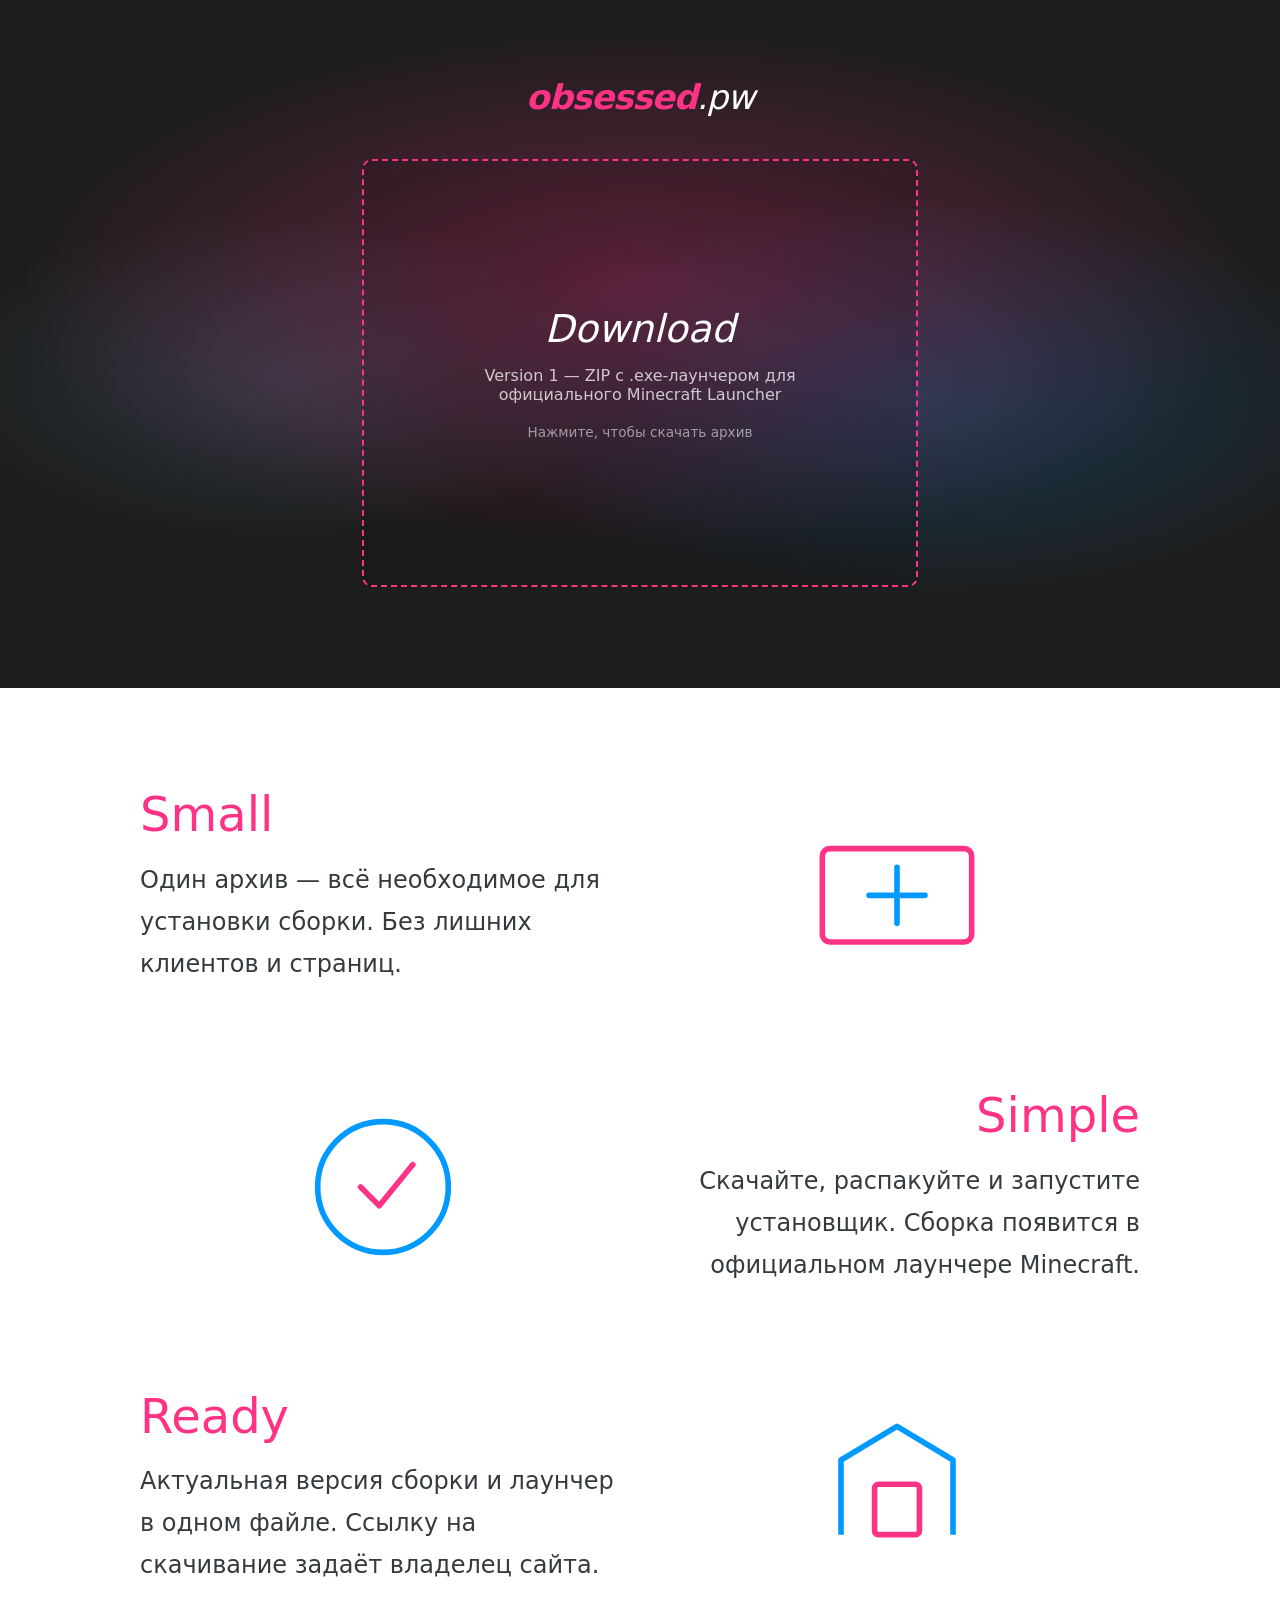
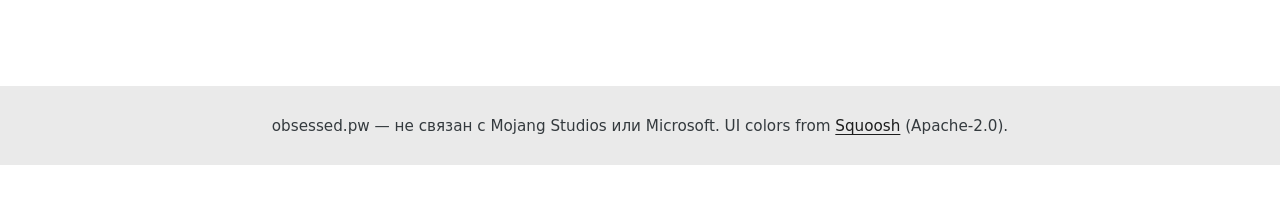
<file: index.html>
<!DOCTYPE html>
<html lang="ru">
<head>
  <meta charset="utf-8">
  <meta name="viewport" content="width=device-width, initial-scale=1">
  <meta name="description" content="Скачать сборку Minecraft с лаунчером — obsessed.pw">
  <title>obsessed.pw</title>
  <link rel="icon" href="images/favicon.svg" type="image/svg+xml">
  <link rel="stylesheet" href="css/colors.css">
  <link rel="stylesheet" href="css/site.css">
  <script src="js/init.js"></script>
</head>
<body>
  <div class="intro">
    <section class="main" aria-label="Download">
      <div class="blob-bg" aria-hidden="true"></div>

      <div class="logo-container">
        <a href="./" class="logo-wordmark unbutton" aria-label="obsessed.pw home">obsessed<span class="logo-tld">.pw</span></a>
      </div>

      <div class="load-zone">
        <button type="button" id="download-version-1" class="load-btn unbutton" aria-describedby="load-meta">
          <p class="load-text">Download</p>
          <p class="load-sub">Version 1 — ZIP с .exe-лаунчером для официального Minecraft Launcher</p>
          <p class="load-meta" id="load-meta">Нажмите, чтобы скачать архив</p>
        </button>
      </div>
    </section>

    <section class="info-strip" aria-label="About">
      <div class="info-container">
        <article class="info-block">
          <div class="info-text">
            <h2 class="info-title">Small</h2>
            <p class="info-caption">Один архив — всё необходимое для установки сборки. Без лишних клиентов и страниц.</p>
          </div>
          <div class="info-graphic" aria-hidden="true">
            <svg viewBox="0 0 120 120" fill="none" xmlns="http://www.w3.org/2000/svg">
              <rect x="20" y="40" width="80" height="50" rx="4" stroke="#ff3385" stroke-width="3"/>
              <path d="M45 65h30M60 50v30" stroke="#09f" stroke-width="3" stroke-linecap="round"/>
            </svg>
          </div>
        </article>
        <article class="info-block">
          <div class="info-text">
            <h2 class="info-title">Simple</h2>
            <p class="info-caption">Скачайте, распакуйте и запустите установщик. Сборка появится в официальном лаунчере Minecraft.</p>
          </div>
          <div class="info-graphic" aria-hidden="true">
            <svg viewBox="0 0 120 120" fill="none" xmlns="http://www.w3.org/2000/svg">
              <circle cx="60" cy="60" r="35" stroke="#09f" stroke-width="3"/>
              <path d="M48 60l10 10 18-22" stroke="#ff3385" stroke-width="3" stroke-linecap="round" stroke-linejoin="round"/>
            </svg>
          </div>
        </article>
        <article class="info-block">
          <div class="info-text">
            <h2 class="info-title">Ready</h2>
            <p class="info-caption">Актуальная версия сборки и лаунчер в одном файле. Ссылку на скачивание задаёт владелец сайта.</p>
          </div>
          <div class="info-graphic" aria-hidden="true">
            <svg viewBox="0 0 120 120" fill="none" xmlns="http://www.w3.org/2000/svg">
              <path d="M30 85V45l30-18 30 18v40" stroke="#09f" stroke-width="3" stroke-linejoin="round"/>
              <rect x="48" y="58" width="24" height="27" rx="2" stroke="#ff3385" stroke-width="3"/>
            </svg>
          </div>
        </article>
      </div>
    </section>

    <footer class="footer">
      <div class="footer-inner">
        obsessed.pw — не связан с Mojang Studios или Microsoft.
        UI colors from <a href="https://github.com/GoogleChromeLabs/squoosh" rel="noopener noreferrer">Squoosh</a> (Apache-2.0).
      </div>
    </footer>
  </div>

  <script src="js/config.js"></script>
  <script src="js/download.js"></script>
</body>
</html>
</file>
<file: css/colors.css>
/* From GoogleChromeLabs/squoosh — Apache-2.0
 * https://github.com/GoogleChromeLabs/squoosh/blob/dev/src/shared/prerendered-app/colors.css
 */
html {
  --pink: #ff3385;
  --hot-pink: #ff0066;
  --white: #fff;
  --black: #000;
  --off-black: #1d1d1d;
  --blue: #5fb4e4;
  --dim-blue: #0a7bcc;
  --deep-blue: #09f;
  --light-blue: #76c8ff;
  --less-light-gray: #bcbcbc;
  --medium-light-gray: #d1d1d1;
  --light-gray: #eaeaea;
  --dark-gray: #333;
  --dim-text: #343a3e;
  --dark-text: #142630;
}

@media (dynamic-range: high) {
  @supports (color: oklch(0% 0 0)) {
    html {
      --pink: oklch(75% 0.3 3);
      --hot-pink: oklch(65% 0.3 3);
      --blue: oklch(75% 0.3 248);
      --deep-blue: oklch(65% 0.3 248);
    }
  }
}
</file>
<file: css/site.css>
/* Layout & components adapted from Squoosh Intro (Apache-2.0) */

*,
*::before,
*::after {
  box-sizing: border-box;
}

html {
  font-size: 16px;
  -webkit-text-size-adjust: 100%;
}

body {
  margin: 0;
  min-height: 100%;
  font-family: system-ui, -apple-system, "Segoe UI", Roboto, "Helvetica Neue", Arial, sans-serif;
  color: var(--dim-text);
  background: var(--off-black);
}

.unbutton {
  cursor: pointer;
  background: none;
  border: none;
  font: inherit;
  padding: 0;
  margin: 0;
  color: inherit;
}

.unbutton:focus {
  outline: none;
}

.unbutton:focus-visible {
  outline: 2px solid var(--white);
  outline-offset: 4px;
}

.intro {
  min-height: 100vh;
  display: grid;
  grid-template-rows: 1fr auto auto;
  font-size: 1.2rem;
}

/* —— Hero (Squoosh .main) —— */
.main {
  position: relative;
  min-height: 32rem;
  display: grid;
  grid-template-rows: max-content 1fr;
  justify-items: center;
  overflow: hidden;
  background: var(--off-black);
}

@media (min-width: 600px) {
  .main {
    min-height: 43rem;
  }
}

.blob-bg {
  position: absolute;
  inset: 0;
  pointer-events: none;
  background:
    radial-gradient(ellipse 70% 55% at 50% 42%, rgba(255, 51, 133, 0.32), transparent 70%),
    radial-gradient(ellipse 55% 45% at 72% 58%, rgba(0, 153, 255, 0.22), transparent 65%),
    radial-gradient(ellipse 45% 40% at 22% 55%, rgba(118, 200, 255, 0.15), transparent 60%);
}

.logo-container {
  position: relative;
  z-index: 1;
  margin: 4rem 0 0.5rem;
}

@media (min-width: 600px) {
  .logo-container {
    margin-top: 5rem;
  }
}

.logo-wordmark {
  display: block;
  font-size: clamp(1.75rem, 4vw, 2.125rem);
  font-weight: 600;
  font-style: italic;
  letter-spacing: -0.03em;
  line-height: 1;
  color: var(--pink);
  text-decoration: none;
}

.logo-tld {
  color: var(--white);
  font-weight: 500;
}

.load-zone {
  position: relative;
  z-index: 1;
  display: flex;
  align-items: center;
  justify-content: center;
  width: 100%;
  padding: 0 1.5rem 4rem;
}

.load-btn {
  position: relative;
  max-width: 36rem;
  width: 100%;
  min-height: 22rem;
  display: grid;
  align-content: center;
  justify-items: center;
  text-align: center;
  color: var(--white);
  border-radius: 10px;
  transition: transform 200ms ease-out;
}

@media (min-width: 600px) {
  .load-btn {
    min-height: 28rem;
  }
}

.load-btn::after {
  content: "";
  position: absolute;
  inset: 10px;
  border: 2px dashed var(--white);
  border-color: var(--pink);
  border-radius: 10px;
  background-color: rgba(0, 0, 0, 0.1);
  pointer-events: none;
  transition: transform 200ms ease-in, opacity 200ms ease-in;
}

.load-btn:hover::after,
.load-btn:focus-visible::after {
  opacity: 1;
  transform: scale(1);
}

.load-btn:active {
  transform: scale(0.995);
}

.load-text {
  position: relative;
  z-index: 1;
  font-style: italic;
  font-size: clamp(1.75rem, 4vw, 2.4rem);
  font-weight: 400;
  line-height: 1.2;
  margin: 0;
}

.load-sub {
  position: relative;
  z-index: 1;
  margin: 0.85rem 0 0;
  font-size: 1rem;
  font-style: normal;
  font-weight: 400;
  color: rgba(255, 255, 255, 0.75);
  max-width: 20em;
}

.load-meta {
  position: relative;
  z-index: 1;
  margin: 1.25rem 0 0;
  font-size: 0.85rem;
  color: rgba(255, 255, 255, 0.55);
}

/* —— Info blocks (Squoosh .info) —— */
.info-strip {
  background: var(--white);
  padding: 4.5em 1.5em;
}

.info-container {
  max-width: 62.5rem;
  margin: 0 auto;
  display: grid;
  gap: 4em;
}

.info-block {
  display: grid;
  align-items: center;
  gap: 1.5em;
  grid-template-columns: 1fr;
  grid-template-areas: "text" "img";
}

@media (min-width: 712px) {
  .info-block {
    grid-template-columns: 1fr 1fr;
    grid-template-areas: "text img";
  }

  .info-block:nth-child(even) {
    grid-template-areas: "img text";
  }

  .info-block:nth-child(even) .info-text {
    text-align: right;
    justify-self: end;
  }
}

.info-text {
  grid-area: text;
  max-width: 27em;
  justify-self: center;
}

.info-title {
  color: var(--pink);
  font-size: 2.5em;
  font-weight: 400;
  margin: 0;
  line-height: 1.1;
}

.info-caption {
  font-size: 1.25em;
  line-height: 1.75;
  margin: 0.75em 0 0;
  color: var(--dim-text);
}

.info-graphic {
  grid-area: img;
  display: flex;
  align-items: center;
  justify-content: center;
  max-width: 14rem;
  margin: 0 auto;
}

.info-graphic svg {
  width: 100%;
  height: auto;
}

/* —— Footer —— */
.footer {
  background: var(--white);
  padding: 0 0 2em;
}

.footer-inner {
  background: var(--light-gray);
  padding: 2em;
  text-align: center;
  font-size: 0.95rem;
  color: var(--dim-text);
}

.footer-inner a {
  color: var(--off-black);
  text-decoration: underline;
  text-underline-offset: 0.2em;
}

.footer-inner a:hover {
  color: var(--dim-blue);
}
</file>
